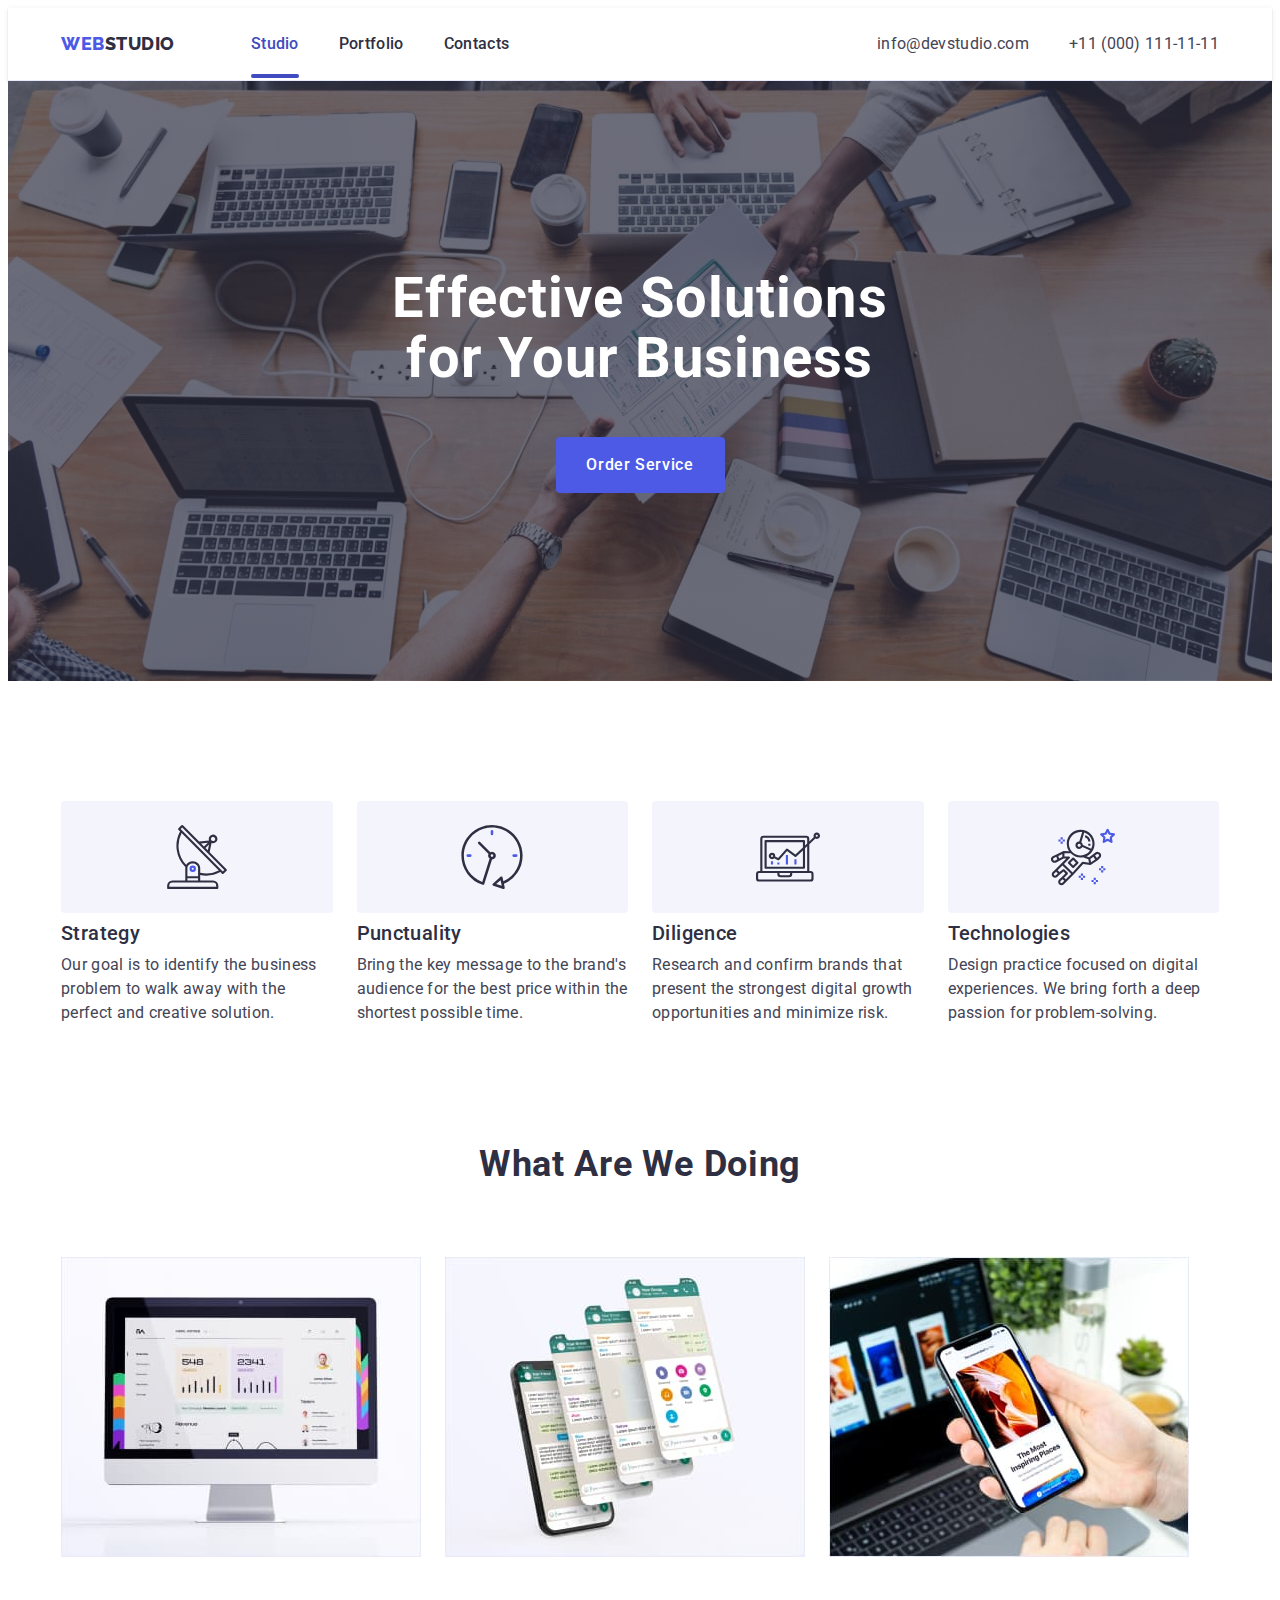
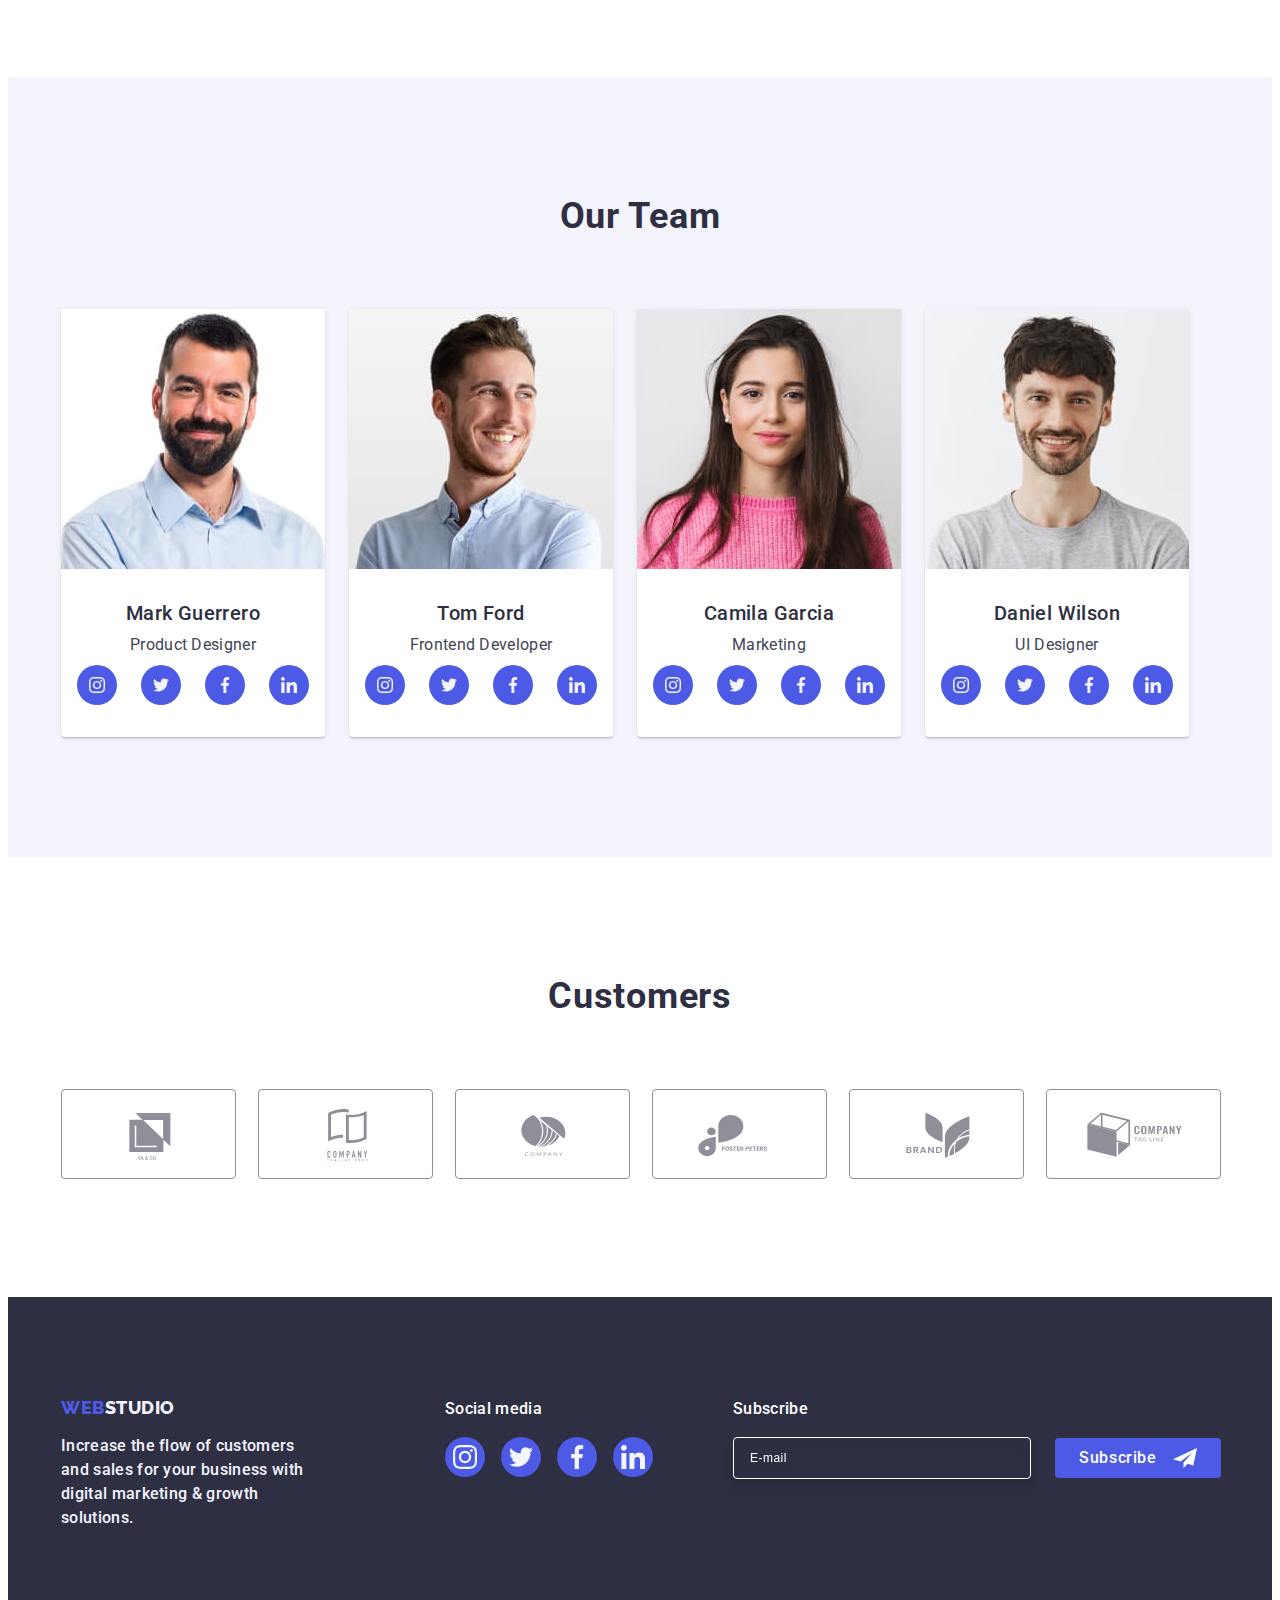
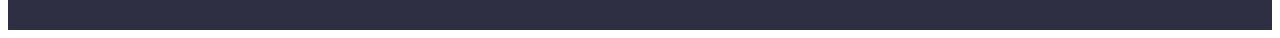
<file: index.html>
<!DOCTYPE html>
<html lang="en">
  <head>
    <meta charset="UTF-8" />
    <meta http-equiv="X-UA-Compatible" content="IE=edge" />
    <meta name="viewport" content="width=device-width, initial-scale=1.0" />
    <title>WebStudio</title>
    <!-- Normalize page -->
    <link
      rel="stylesheet"
      href="https://cdnjs.cloudflare.com/ajax/libs/modern-normalize/2.0.0/modern-normalize.min.css"
      integrity="sha512-4xo8blKMVCiXpTaLzQSLSw3KFOVPWhm/TRtuPVc4WG6kUgjH6J03IBuG7JZPkcWMxJ5huwaBpOpnwYElP/m6wg=="
      crossorigin="anonymous"
      referrerpolicy="no-referrer"
    />
    <link rel="stylesheet" href="./css/style.css" />
    <!-- Add google fonts -->
    <link rel="preconnect" href="https://fonts.googleapis.com" />
    <link rel="preconnect" href="https://fonts.gstatic.com" crossorigin />
    <link
      href="https://fonts.googleapis.com/css2?family=Raleway:wght@800&family=Roboto:wght@400;500;700&display=swap"
      rel="stylesheet"
    />
  </head>

  <body>
    <header id="header" class="header">
      <div class="container header-container">
        <nav class="menu-nav">
          <a href="./index.html" class="link logo-text">
            Web<span class="span-logo">Studio</span></a
          >
          <ul class="header-nav-menu list">
            <li class="menu-nav-item">
              <a href="./index.html" class="nav-text link current-page"
                >Studio</a
              >
            </li>
            <li class="menu-nav-item">
              <a href="./portfolio.html" class="nav-text link">Portfolio</a>
            </li>
            <li class="menu-nav-item">
              <a href="" class="nav-text link">Contacts</a>
            </li>
          </ul>
        </nav>
        <address class="nav-address">
          <ul class="adress-menu list">
            <li class="nav-address-item">
              <a class="link" href="mailto:info@devstudio.com"
                >info@devstudio.com</a
              >
            </li>
            <li class="nav-address-item">
              <a class="link" href="tel:+110001111111">+11 (000) 111-11-11</a>
            </li>
          </ul>
        </address>
      </div>
    </header>

    <main>
      <section class="section-solution">
        <div class="container">
          <h1 class="title-first section-solution-container">
            Effective Solutions for Your Business
          </h1>
          <button
            data-modal-open
            class="solution-button text-button"
            type="button"
          >
            Order Service
          </button>
        </div>
      </section>

      <section class="section-preference">
        <div class="container">
          <h2 class="title-sec visually-hidden">Section2</h2>
          <ul class="list section-preference-list">
            <li class="section-preference-item">
              <div class="section-preference-container">
                <svg class="section-customers-icon" width="64" height="64">
                  <use href="./images/icons.svg#icon-antenna"></use>
                </svg>
              </div>
              <h3 class="title-third">Strategy</h3>
              <p class="list-text">
                Our goal is to identify the business problem to walk away with
                the perfect and creative solution.
              </p>
            </li>
            <li class="section-preference-item">
              <div class="section-preference-container">
                <svg class="section-customers-icon" width="64" height="64">
                  <use href="./images/icons.svg#icon-clock"></use>
                </svg>
              </div>
              <h3 class="title-third">Punctuality</h3>
              <p class="list-text">
                Bring the key message to the brand's audience for the best price
                within the shortest possible time.
              </p>
            </li>
            <li class="section-preference-item">
              <div class="section-preference-container">
                <svg class="section-customers-icon" width="64" height="64">
                  <use href="./images/icons.svg#icon-diagram"></use>
                </svg>
              </div>
              <h3 class="title-third">Diligence</h3>
              <p class="list-text">
                Research and confirm brands that present the strongest digital
                growth opportunities and minimize risk.
              </p>
            </li>
            <li class="section-preference-item">
              <div class="section-preference-container">
                <svg class="section-customers-icon" width="64" height="64">
                  <use href="./images/icons.svg#icon-astronaut"></use>
                </svg>
              </div>
              <h3 class="title-third">Technologies</h3>
              <p class="list-text">
                Design practice focused on digital experiences. We bring forth a
                deep passion for problem-solving.
              </p>
            </li>
          </ul>
        </div>
      </section>

      <section class="section-portfolio">
        <div class="container">
          <h2 class="title-sec section-portfolio-title">What are we doing</h2>
          <ul class="list section-portfolio-list">
            <li class="section-portfolio-item">
              <img src="./images/img1.jpg" alt="desktop" width="360" />
            </li>
            <li class="section-portfolio-item">
              <img src="./images/img2.jpg" alt="mobile" width="360" />
            </li>
            <li class="section-portfolio-item">
              <img src="./images/img3.jpg" alt="sinchro" width="360" />
            </li>
          </ul>
        </div>
      </section>

      <section class="section-our-team">
        <div class="container">
          <h2 class="title-sec section-our-team-title">Our Team</h2>
          <ul class="list section-our-team-list">
            <li class="section-our-team-item">
              <img src="./images/img-foto1.jpg" alt="mark" width="264" />
              <div class="section-our-team-item-container">
                <h3 class="title-third">Mark Guerrero</h3>
                <p class="list-text">Product Designer</p>
                <ul class="list section-our-team-item-container-list">
                  <li class="section-our-team-item-container-list-item">
                    <a href="" class="section-our-team-item-container-item">
                      <svg class="section-our-team-icon" width="16" height="16">
                        <use href="./images/icons.svg#icon-instagram"></use>
                      </svg>
                    </a>
                  </li>
                  <li class="section-our-team-item-container-list-item">
                    <a href="" class="section-our-team-item-container-item">
                      <svg class="section-our-team-icon" width="16" height="16">
                        <use href="./images/icons.svg#icon-twitter"></use>
                      </svg>
                    </a>
                  </li>
                  <li class="section-our-team-item-container-list-item">
                    <a href="" class="section-our-team-item-container-item">
                      <svg class="section-our-team-icon" width="16" height="16">
                        <use href="./images/icons.svg#icon-facebook"></use>
                      </svg>
                    </a>
                  </li>
                  <li class="section-our-team-item-container-list-item">
                    <a href="" class="section-our-team-item-container-item">
                      <svg class="section-our-team-icon" width="16" height="16">
                        <use href="./images/icons.svg#icon-linkedin"></use>
                      </svg>
                    </a>
                  </li>
                </ul>
              </div>
            </li>
            <li class="section-our-team-item">
              <img src="./images/img-foto2.jpg" alt="tom" width="264" />
              <div class="section-our-team-item-container">
                <h3 class="title-third">Tom Ford</h3>
                <p class="list-text">Frontend Developer</p>
                <ul class="list section-our-team-item-container-list">
                  <li class="section-our-team-item-container-list-item">
                    <a href="" class="section-our-team-item-container-item">
                      <svg class="section-our-team-icon" width="16" height="16">
                        <use href="./images/icons.svg#icon-instagram"></use>
                      </svg>
                    </a>
                  </li>
                  <li class="section-our-team-item-container-list-item">
                    <a href="" class="section-our-team-item-container-item">
                      <svg class="section-our-team-icon" width="16" height="16">
                        <use href="./images/icons.svg#icon-twitter"></use>
                      </svg>
                    </a>
                  </li>
                  <li class="section-our-team-item-container-list-item">
                    <a href="" class="section-our-team-item-container-item">
                      <svg class="section-our-team-icon" width="16" height="16">
                        <use href="./images/icons.svg#icon-facebook"></use>
                      </svg>
                    </a>
                  </li>
                  <li class="section-our-team-item-container-list-item">
                    <a href="" class="section-our-team-item-container-item">
                      <svg class="section-our-team-icon" width="16" height="16">
                        <use href="./images/icons.svg#icon-linkedin"></use>
                      </svg>
                    </a>
                  </li>
                </ul>
              </div>
            </li>
            <li class="section-our-team-item">
              <img src="./images/img-foto3.jpg" alt="camila" width="264" />
              <div class="section-our-team-item-container">
                <h3 class="title-third">Camila Garcia</h3>
                <p class="list-text">Marketing</p>
                <ul class="list section-our-team-item-container-list">
                  <li class="section-our-team-item-container-list-item">
                    <a href="" class="section-our-team-item-container-item">
                      <svg class="section-our-team-icon" width="16" height="16">
                        <use href="./images/icons.svg#icon-instagram"></use>
                      </svg>
                    </a>
                  </li>
                  <li class="section-our-team-item-container-list-item">
                    <a href="" class="section-our-team-item-container-item">
                      <svg class="section-our-team-icon" width="16" height="16">
                        <use href="./images/icons.svg#icon-twitter"></use>
                      </svg>
                    </a>
                  </li>
                  <li class="section-our-team-item-container-list-item">
                    <a href="" class="section-our-team-item-container-item">
                      <svg class="section-our-team-icon" width="16" height="16">
                        <use href="./images/icons.svg#icon-facebook"></use>
                      </svg>
                    </a>
                  </li>
                  <li class="section-our-team-item-container-list-item">
                    <a href="" class="section-our-team-item-container-item">
                      <svg class="section-our-team-icon" width="16" height="16">
                        <use href="./images/icons.svg#icon-linkedin"></use>
                      </svg>
                    </a>
                  </li>
                </ul>
              </div>
            </li>
            <li class="section-our-team-item">
              <img src="./images/img-foto4.jpg" alt="daniel" width="264" />
              <div class="section-our-team-item-container">
                <h3 class="title-third">Daniel Wilson</h3>
                <p class="list-text">UI Designer</p>
                <ul class="list section-our-team-item-container-list">
                  <li class="section-our-team-item-container-list-item">
                    <a href="" class="section-our-team-item-container-item">
                      <svg class="section-our-team-icon" width="16" height="16">
                        <use href="./images/icons.svg#icon-instagram"></use>
                      </svg>
                    </a>
                  </li>
                  <li class="section-our-team-item-container-list-item">
                    <a href="" class="section-our-team-item-container-item">
                      <svg class="section-our-team-icon" width="16" height="16">
                        <use href="./images/icons.svg#icon-twitter"></use>
                      </svg>
                    </a>
                  </li>
                  <li class="section-our-team-item-container-list-item">
                    <a href="" class="section-our-team-item-container-item">
                      <svg class="section-our-team-icon" width="16" height="16">
                        <use href="./images/icons.svg#icon-facebook"></use>
                      </svg>
                    </a>
                  </li>
                  <li class="section-our-team-item-container-list-item">
                    <a href="" class="section-our-team-item-container-item">
                      <svg class="section-our-team-icon" width="16" height="16">
                        <use href="./images/icons.svg#icon-linkedin"></use>
                      </svg>
                    </a>
                  </li>
                </ul>
              </div>
            </li>
          </ul>
        </div>
      </section>

      <section class="section-customers">
        <div class="container">
          <h2 class="title-sec section-customers-title">Customers</h2>
          <ul class="list section-customers-list">
            <li class="section-customers-item">
              <a href="" class="section-customers-item-link">
                <svg class="section-customers-icon" width="104" height="56">
                  <use href="./images/icons.svg#icon-logo"></use>
                </svg>
              </a>
            </li>
            <li class="section-customers-item">
              <a href="" class="section-customers-item-link">
                <svg class="section-customers-icon" width="104" height="56">
                  <use href="./images/icons.svg#icon-logo2"></use>
                </svg>
              </a>
            </li>
            <li class="section-customers-item">
              <a href="" class="section-customers-item-link">
                <svg class="section-customers-icon" width="104" height="56">
                  <use href="./images/icons.svg#icon-logo3"></use>
                </svg>
              </a>
            </li>
            <li class="section-customers-item">
              <a href="" class="section-customers-item-link">
                <svg class="section-customers-icon" width="104" height="56">
                  <use href="./images/icons.svg#icon-logo4"></use>
                </svg>
              </a>
            </li>
            <li class="section-customers-item">
              <a href="" class="section-customers-item-link">
                <svg class="section-customers-icon" width="104" height="56">
                  <use href="./images/icons.svg#icon-logo5"></use>
                </svg>
              </a>
            </li>
            <li class="section-customers-item">
              <a href="" class="section-customers-item-link">
                <svg class="section-customers-icon" width="104" height="56">
                  <use href="./images/icons.svg#icon-logo6"></use>
                </svg>
              </a>
            </li>
          </ul>
        </div>
      </section>
    </main>

    <footer id="footer" class="basement">
      <div class="container footer-container">
        <div class="footer-container-logo">
          <a href="./index.html" class="link logo-text">
            Web<span class="footer-span-logo">Studio</span></a
          >
          <p class="footer-text">
            Increase the flow of customers and sales for your business with
            digital marketing & growth solutions.
          </p>
        </div>
        <div class="container-links">
          <p class="footer-container-links title-third">Social media</p>
          <ul class="list footer-container-links-list">
            <li class="footer-container-links-item">
              <a href="" class="footer-container-item">
                <svg class="footer-team-icon" width="24" height="24">
                  <use href="./images/icons.svg#icon-instagram"></use>
                </svg>
              </a>
            </li>
            <li class="footer-container-links-item">
              <a href="" class="footer-container-item">
                <svg class="footer-team-icon" width="24" height="24">
                  <use href="./images/icons.svg#icon-twitter"></use>
                </svg>
              </a>
            </li>
            <li class="footer-container-links-item">
              <a href="" class="footer-container-item">
                <svg class="footer-team-icon" width="24" height="24">
                  <use href="./images/icons.svg#icon-facebook"></use>
                </svg>
              </a>
            </li>
            <li class="footer-container-links-item">
              <a href="" class="footer-container-item">
                <svg class="footer-team-icon" width="24" height="24">
                  <use href="./images/icons.svg#icon-linkedin"></use>
                </svg>
              </a>
            </li>
          </ul>
        </div>

        <div class="footer-container-subscribe">
          <p class="footer-container-links title-third">Subscribe</p>
          <form class="footer-container-subscribe-form">
            <label
              for="subscribe-email"
              class="footer-container-subscribe-label"
            >
              <input
                type="email"
                name="subscribe-email"
                id="subscribe-email"
                class="subscribe-email-input"
                placeholder="E-mail"
            /></label>
            <button class="footer-subscribe-btn text-button" type="submit">
              Subscribe
              <svg class="footer-subscribe-btn-icon" width="24" height="24">
                <use href="./images/icons.svg#icon-frame"></use>
              </svg>
            </button>
          </form>
        </div>
      </div>
    </footer>

    <!-- MODAL  -->

    <div class="backdrop is-hidden" data-modal>
      <div class="backdrop-body">
        <button data-modal-close class="backdrop-button-close" type="button">
          <svg class="backdrop-icon-close" width="8" height="8">
            <use href="./images/icons.svg#icon-close-black"></use>
          </svg>
        </button>
        <p class="backdrop-title">
          Leave your contacts and we will call you back
        </p>
        <form class="modal-form">
          <div class="modal-form-input-container">
            <label for="user-name" class="backdrop-label">Name</label>
            <div class="modal-form-input-wrap">
              <input
                type="text"
                name="user-name"
                id="user-name"
                class="backdrop-input"
                required
              />
              <svg class="modal-input-icon" width="18" height="24">
                <use href="./images/icons.svg#icon-person-black"></use>
              </svg>
            </div>
          </div>
          <div class="modal-form-input-container">
            <label for="input-tel" class="backdrop-label">Phone</label>
            <div class="modal-form-input-wrap">
              <input
                type="tel"
                name="input-tel"
                id="input-tel"
                class="backdrop-input"
                required
              />
              <svg class="modal-input-icon" width="18" height="24">
                <use href="./images/icons.svg#icon-phone-black"></use>
              </svg>
            </div>
          </div>
          <div class="modal-form-input-container">
            <label for="input-email" class="backdrop-label">Email</label>
            <div class="modal-form-input-wrap">
              <input
                type="email"
                name="input-email"
                id="input-email"
                class="backdrop-input"
                required
              />
              <svg class="modal-input-icon" width="18" height="24">
                <use href="./images/icons.svg#icon-email-black"></use>
              </svg>
            </div>
          </div>
          <div class="modal-form-input-textarea">
            <label for="user-comment" class="backdrop-label">Comment</label>
            <textarea
              name="user-comment"
              id="user-comment"
              class="form-textarea"
              placeholder="Text input"
            ></textarea>
          </div>

          <div class="modal-form-checkbox-container">
            <input
              type="checkbox"
              name="user-privacy"
              id="user-privacy"
              class="checkbox-input visually-hidden"
              value="true"
              required
            />
            <label for="user-privacy" class="checkbox-label">
              <span class="checkbox-label-icon">
                <svg class="accept-terms-icon" width="10" height="8">
                  <use href="./images/icons.svg#icon-checkbox"></use>
                </svg>
              </span>
              I accept the terms and conditions of the&nbsp;
              <a href="" class="checkbox-label-link">Privacy Policy</a>
            </label>
          </div>
          <button
            data-modal-close
            class="solution-button text-button"
            type="submit"
          >
            Send
          </button>
        </form>
      </div>
    </div>

    <script src="./js/modal.js"></script>
  </body>
</html>
</file>
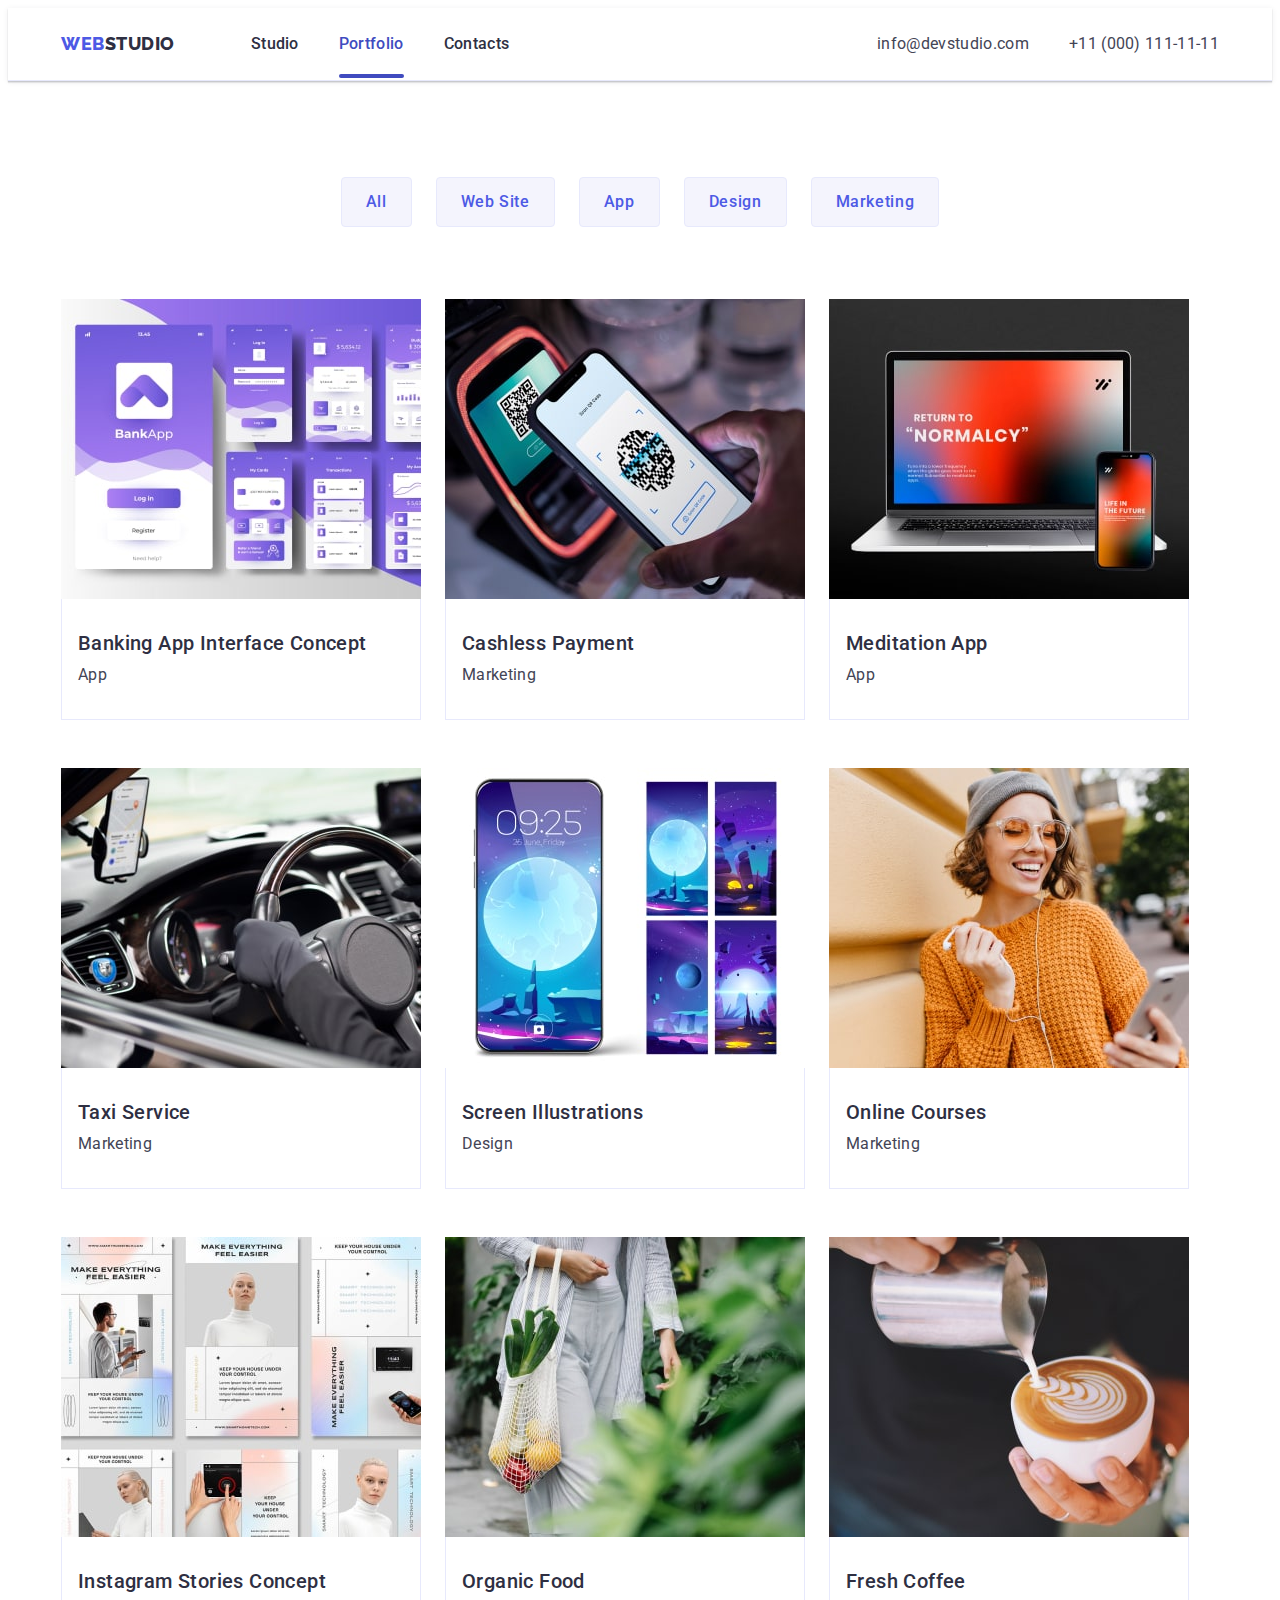
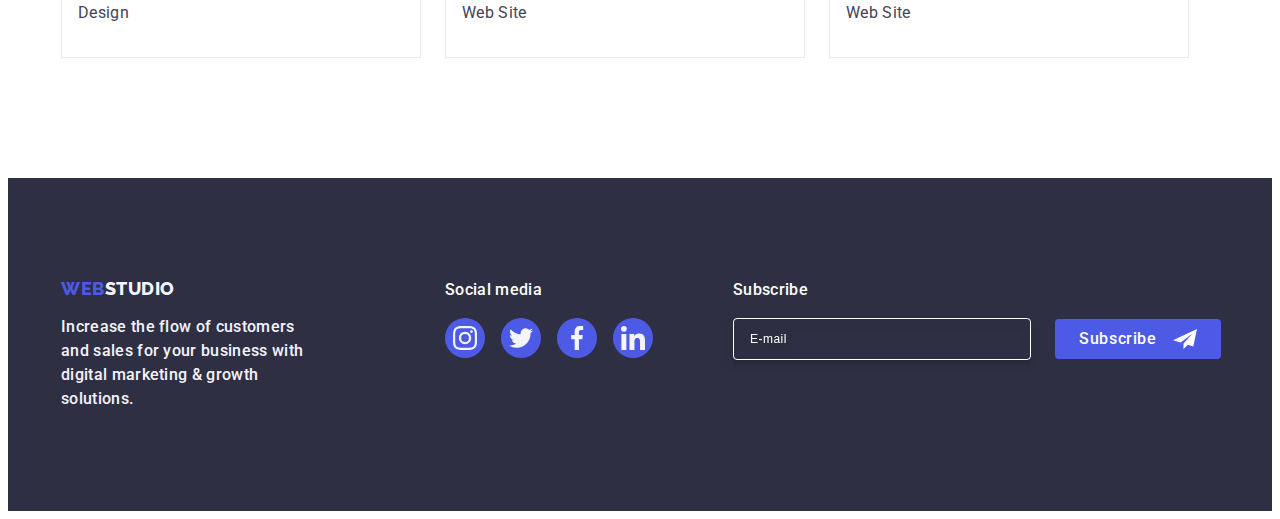
<file: portfolio.html>
<!DOCTYPE html>
<html lang="en">
  <head>
    <meta charset="UTF-8" />
    <meta http-equiv="X-UA-Compatible" content="IE=edge" />
    <meta name="viewport" content="width=device-width, initial-scale=1.0" />
    <title>WebStudio</title>
    <!-- Normalize page -->
    <link
      rel="stylesheet"
      href="https://cdnjs.cloudflare.com/ajax/libs/modern-normalize/2.0.0/modern-normalize.min.css"
      integrity="sha512-4xo8blKMVCiXpTaLzQSLSw3KFOVPWhm/TRtuPVc4WG6kUgjH6J03IBuG7JZPkcWMxJ5huwaBpOpnwYElP/m6wg=="
      crossorigin="anonymous"
      referrerpolicy="no-referrer"
    />
    <link rel="stylesheet" href="./css/style.css" />
    <!-- Add google fonts -->
    <link rel="preconnect" href="https://fonts.googleapis.com" />
    <link rel="preconnect" href="https://fonts.gstatic.com" crossorigin />
    <link
      href="https://fonts.googleapis.com/css2?family=Raleway:wght@800&family=Roboto:wght@400;500;700&display=swap"
      rel="stylesheet"
    />
  </head>

  <body>
    <header id="header" class="header">
      <div class="container header-container">
        <nav class="menu-nav">
          <a href="./index.html" class="link logo-text">
            Web<span class="span-logo">Studio</span></a
          >
          <ul class="header-nav-menu list">
            <li class="menu-nav-item">
              <a href="./index.html" class="nav-text link">Studio</a>
            </li>
            <li class="menu-nav-item">
              <a href="./portfolio.html" class="nav-text link current-page"
                >Portfolio</a
              >
            </li>
            <li class="menu-nav-item">
              <a href="" class="nav-text link">Contacts</a>
            </li>
          </ul>
        </nav>
        <address class="nav-address">
          <ul class="adress-menu list">
            <li class="nav-address-item">
              <a class="link" href="mailto:info@devstudio.com"
                >info@devstudio.com</a
              >
            </li>
            <li class="nav-address-item">
              <a class="link" href="tel:+110001111111">+11 (000) 111-11-11</a>
            </li>
          </ul>
        </address>
      </div>
    </header>

    <main>
      <section class="section-filters">
        <div class="container">
          <h1 class="visually-hidden">Filters</h1>

          <ul class="list section-filters-list">
            <li class="section-filters-item">
              <button class="filter-button text-button" type="button">
                All
              </button>
            </li>
            <li class="section-filters-item">
              <button class="filter-button text-button" type="button">
                Web Site
              </button>
            </li>
            <li class="section-filters-item">
              <button class="filter-button text-button" type="button">
                App
              </button>
            </li>
            <li class="section-filters-item">
              <button class="filter-button text-button" type="button">
                Design
              </button>
            </li>
            <li class="section-filters-item">
              <button class="filter-button text-button" type="button">
                Marketing
              </button>
            </li>
          </ul>

          <ul class="list filters-portfolio-list">
            <li class="section-filters-portfolio-item">
              <a href="" class="link section-filters-portfolio-item-link">
                <div class="section-filters-portfolio-container">
                  <img
                    src="./images/HW02-1-1-BankingApp.jpg"
                    alt="BankingApp"
                    width="360"
                    class="filters-portfolio-img"
                  />
                  <p class="filters-cover-text">
                    14 Stylish and User-Friendly App Design Concepts · Task
                    Manager App · Calorie Tracker App · Exotic Fruit Ecommerce
                    App · Cloud Storage App
                  </p>
                </div>
                <div class="section-filters-portfolio-item-container">
                  <h2 class="title-third">Banking App Interface Concept</h2>
                  <p class="list-text">App</p>
                </div>
              </a>
            </li>
            <li class="section-filters-portfolio-item">
              <a href="" class="link section-filters-portfolio-item-link">
                <div class="section-filters-portfolio-container">
                  <img
                    src="./images/HW02-1-2-Payment.jpg"
                    alt="Cashless Payment"
                    width="360"
                  />
                  <p class="filters-cover-text">
                    14 Stylish and User-Friendly App Design Concepts · Task
                    Manager App · Calorie Tracker App · Exotic Fruit Ecommerce
                    App · Cloud Storage App
                  </p>
                </div>
                <div class="section-filters-portfolio-item-container">
                  <h2 class="title-third">Cashless Payment</h2>
                  <p class="list-text">Marketing</p>
                </div>
              </a>
            </li>
            <li class="section-filters-portfolio-item">
              <a href="" class="link section-filters-portfolio-item-link">
                <div class="section-filters-portfolio-container">
                  <img
                    src="./images/HW02-1-3-Cashless-Payment.jpg"
                    alt="Meditation App"
                    width="360"
                  />
                  <p class="filters-cover-text">
                    14 Stylish and User-Friendly App Design Concepts · Task
                    Manager App · Calorie Tracker App · Exotic Fruit Ecommerce
                    App · Cloud Storage App
                  </p>
                </div>
                <div class="section-filters-portfolio-item-container">
                  <h2 class="title-third">Meditation App</h2>
                  <p class="list-text">App</p>
                </div>
              </a>
            </li>
            <li class="section-filters-portfolio-item">
              <a href="" class="link section-filters-portfolio-item-link">
                <div class="section-filters-portfolio-container">
                  <img
                    src="./images/HW02-2-1-Taxi.jpg"
                    alt="Marketing"
                    width="360"
                  />
                  <p class="filters-cover-text">
                    14 Stylish and User-Friendly App Design Concepts · Task
                    Manager App · Calorie Tracker App · Exotic Fruit Ecommerce
                    App · Cloud Storage App
                  </p>
                </div>
                <div class="section-filters-portfolio-item-container">
                  <h2 class="title-third">Taxi Service</h2>
                  <p class="list-text">Marketing</p>
                </div>
              </a>
            </li>
            <li class="section-filters-portfolio-item">
              <a href="" class="link section-filters-portfolio-item-link">
                <div class="section-filters-portfolio-container">
                  <img
                    src="./images/HW02-2-2-Illustrations.jpg"
                    alt="Screen Illustrations"
                    width="360"
                  />
                  <p class="filters-cover-text">
                    14 Stylish and User-Friendly App Design Concepts · Task
                    Manager App · Calorie Tracker App · Exotic Fruit Ecommerce
                    App · Cloud Storage App
                  </p>
                </div>
                <div class="section-filters-portfolio-item-container">
                  <h2 class="title-third">Screen Illustrations</h2>
                  <p class="list-text">Design</p>
                </div>
              </a>
            </li>
            <li class="section-filters-portfolio-item">
              <a href="" class="link section-filters-portfolio-item-link">
                <div class="section-filters-portfolio-container">
                  <img
                    src="./images/HW02-2-3-Courses.jpg"
                    alt="Online Courses"
                    width="360"
                  />
                  <p class="filters-cover-text">
                    14 Stylish and User-Friendly App Design Concepts · Task
                    Manager App · Calorie Tracker App · Exotic Fruit Ecommerce
                    App · Cloud Storage App
                  </p>
                </div>
                <div class="section-filters-portfolio-item-container">
                  <h2 class="title-third">Online Courses</h2>
                  <p class="list-text">Marketing</p>
                </div>
              </a>
            </li>
            <li class="section-filters-portfolio-item">
              <a href="" class="link section-filters-portfolio-item-link">
                <div class="section-filters-portfolio-container">
                  <img
                    src="./images/HW02-3-1-Insta.jpg"
                    alt="Instagram Stories"
                    width="360"
                  />
                  <p class="filters-cover-text">
                    14 Stylish and User-Friendly App Design Concepts · Task
                    Manager App · Calorie Tracker App · Exotic Fruit Ecommerce
                    App · Cloud Storage App
                  </p>
                </div>
                <div class="section-filters-portfolio-item-container">
                  <h2 class="title-third">Instagram Stories Concept</h2>
                  <p class="list-text">Design</p>
                </div>
              </a>
            </li>
            <li class="section-filters-portfolio-item">
              <a href="" class="link section-filters-portfolio-item-link">
                <div class="section-filters-portfolio-container">
                  <img
                    src="./images/HW02-3-2-Food.jpg"
                    alt="Organic Food"
                    width="360"
                  />
                  <p class="filters-cover-text">
                    14 Stylish and User-Friendly App Design Concepts · Task
                    Manager App · Calorie Tracker App · Exotic Fruit Ecommerce
                    App · Cloud Storage App
                  </p>
                </div>
                <div class="section-filters-portfolio-item-container">
                  <h2 class="title-third">Organic Food</h2>
                  <p class="list-text">Web Site</p>
                </div>
              </a>
            </li>
            <li class="section-filters-portfolio-item">
              <a href="" class="link section-filters-portfolio-item-link">
                <div class="section-filters-portfolio-container">
                  <img
                    src="./images/HW02-3-3-Coffee.jpg"
                    alt="Fresh Coffee"
                    width="360"
                  />
                  <p class="filters-cover-text">
                    14 Stylish and User-Friendly App Design Concepts · Task
                    Manager App · Calorie Tracker App · Exotic Fruit Ecommerce
                    App · Cloud Storage App
                  </p>
                </div>
                <div class="section-filters-portfolio-item-container">
                  <h2 class="title-third">Fresh Coffee</h2>
                  <p class="list-text">Web Site</p>
                </div>
              </a>
            </li>
          </ul>
        </div>
      </section>
    </main>

    <footer id="footer" class="basement">
      <div class="container footer-container">
        <div class="footer-container-logo">
          <a href="./index.html" class="link logo-text">
            Web<span class="footer-span-logo">Studio</span></a
          >
          <p class="footer-text">
            Increase the flow of customers and sales for your business with
            digital marketing & growth solutions.
          </p>
        </div>
        <div class="container-links">
          <p class="footer-container-links title-third">Social media</p>
          <ul class="list footer-container-links-list">
            <li class="footer-container-links-item">
              <a href="" class="footer-container-item">
                <svg class="footer-team-icon" width="24" height="24">
                  <use href="./images/icons.svg#icon-instagram"></use>
                </svg>
              </a>
            </li>
            <li class="footer-container-links-item">
              <a href="" class="footer-container-item">
                <svg class="footer-team-icon" width="24" height="24">
                  <use href="./images/icons.svg#icon-twitter"></use>
                </svg>
              </a>
            </li>
            <li class="footer-container-links-item">
              <a href="" class="footer-container-item">
                <svg class="footer-team-icon" width="24" height="24">
                  <use href="./images/icons.svg#icon-facebook"></use>
                </svg>
              </a>
            </li>
            <li class="footer-container-links-item">
              <a href="" class="footer-container-item">
                <svg class="footer-team-icon" width="24" height="24">
                  <use href="./images/icons.svg#icon-linkedin"></use>
                </svg>
              </a>
            </li>
          </ul>
        </div>

        <div class="footer-container-subscribe">
          <p class="footer-container-links title-third">Subscribe</p>
          <form class="footer-container-subscribe-form">
            <label
              for="subscribe-email"
              class="footer-container-subscribe-label"
            >
              <input
                type="email"
                name="subscribe-email"
                id="subscribe-email"
                class="subscribe-email-input"
                placeholder="E-mail"
            /></label>
            <button class="footer-subscribe-btn text-button" type="submit">
              Subscribe
              <svg class="footer-subscribe-btn-icon" width="24" height="24">
                <use href="./images/icons.svg#icon-frame"></use>
              </svg>
            </button>
          </form>
        </div>
      </div>
    </footer>
  </body>
</html>
</file>
<file: css/style.css>
:root {
  --iris-color: #4d5ae5;
  --ocean-color: #404bbf;
  --navyblue-color: #2e2f42;
  --green-color: #31d0aa;
  --slate-color: #434455;
  --lightslate-color: #8e8f99;
  --cornflower-color: #e7e9fc;
  --cloud-color: #f4f4fd;
  --navybluemodal-color: #2e2f42;
  --gray-color: #2e2f42;
  --white-color: #ffffff;
  --dairy-color: #fcfcfc;
}
.visually-hidden {
  position: absolute;
  width: 1px;
  height: 1px;
  margin: -1px;
  border: 0;
  padding: 0;
  white-space: nowrap;
  clip-path: inset(100%);
  clip: rect(0 0 0 0);
  overflow: hidden;
}
p,
h1,
h2,
h3,
h4,
h5,
h6 {
  margin-top: 0;
  margin-bottom: 0;
}
ul,
ol {
  margin-top: 0;
  margin-bottom: 0;
  padding-left: 0;
}
input,
textarea {
  padding: 0;
}
body {
  background-color: var(--white-color);
  font-family: "Roboto", sans-serif;
  color: var(--slate-color);
  line-height: 1.5;
  letter-spacing: 0.02em;
}
img {
  display: block;
  max-width: 100%;
  height: auto;
}
.container {
  width: 100%;
  max-width: 1158px;
  padding-left: 15px;
  padding-right: 15px;
  margin: 0 auto;
}

/*----- INDEX.HTML -----*/
/*----- Header -----*/
.header {
  padding: 24px 0px;
  border-bottom: 1px solid var(--cornflower-color);
  box-shadow: 0px 2px 1px rgba(46, 47, 66, 0.08),
    0px 1px 1px rgba(46, 47, 66, 0.16), 0px 1px 6px rgba(46, 47, 66, 0.08);
}
.menu-nav {
  display: flex;
  align-items: center;
}
.nav-text {
  padding: 24px 0;
  font-weight: 500;
  font-size: 16px;
  line-height: 1.5;
  letter-spacing: 0.02em;
  color: var(--navyblue-color);
}
.current-page {
  position: relative;
  color: var(--ocean-color);
}
.current-page::after {
  content: "";
  position: absolute;
  bottom: -1px;
  left: 0;
  background-color: var(--ocean-color);
  border-radius: 2px;
  width: 100%;
  height: 4px;
}
.header-nav-menu {
  display: flex;
  align-items: center;
  gap: 40px;
}
.header-container {
  display: flex;
  align-items: center;
}
.link {
  text-decoration: none;
}
.logo-text {
  display: inline-block;
  font-family: "Raleway", sans-serif;
  font-size: 18px;
  font-weight: 800;
  line-height: 1.17;
  letter-spacing: 0.03em;
  text-transform: uppercase;
  color: var(--iris-color);
}
.header-container .logo-text {
  margin-right: 76px;
}
.basement .logo-text {
  margin-bottom: 16px;
}
.span-logo {
  color: var(--navyblue-color);
}
.list {
  list-style: none;
  color: var(--slate-color);
}

.nav-address {
  font-style: normal;
  color: var(--slate-color);
  margin-left: auto;
}
.adress-menu {
  display: flex;
  align-items: center;
  gap: 40px;
}
.nav-address .list a {
  color: var(--slate-color);
}

.header-container .link {
  transition: color 250ms cubic-bezier(0.4, 0, 0.2, 1);
}
.header-container .link:hover,
.header-container .link:focus {
  color: var(--ocean-color);
}

/*----- Section Solution -----*/
.section-solution {
  background-color: var(--navyblue-color);
  color: var(--white-color);
  padding-top: 188px;
  padding-bottom: 188px;
  background-image: linear-gradient(
      rgba(46, 47, 66, 0.7),
      rgba(46, 47, 66, 0.7)
    ),
    url(../images/people-office.jpg);
  background-repeat: no-repeat;
  background-position: center;
  background-size: cover;
  max-width: 1440px;
  margin: 0 auto;
}
.section-solution-container {
  max-width: 496px;
  align-items: center;
  margin: 0 auto;
  margin-bottom: 48px;
}
.title-first {
  font-weight: 700;
  font-size: 56px;
  line-height: 1.07;
  letter-spacing: 0.02em;
  text-align: center;
  color: var(--white-color);
}
.solution-button {
  height: 56px;
  min-width: 169px;
  color: var(--white-color);
  background-color: var(--iris-color);
  cursor: pointer;
  border-radius: 4px;
  border: none;
  display: block;
  margin: 0 auto;
  transition: background-color 250ms cubic-bezier(0.4, 0, 0.2, 1);
}
.solution-button:hover,
.solution-button:focus,
.footer-subscribe-btn:hover,
.footer-subscribe-btn:focus {
  background-color: var(--ocean-color);
}
.text-button {
  font-family: "Roboto", sans-serif;
  font-weight: 500;
  font-size: 16px;
  line-height: 1.5;
  letter-spacing: 0.04em;
}

/*----- Section Preference -----*/
.section-preference {
  padding: 120px 0px;
}
.section-preference-list {
  display: flex;
  gap: 24px;
  margin: 0 auto;
}
.section-preference-item {
  max-width: calc((100% - (24px * 3)) / 4);
}
.section-preference-container {
  display: flex;
  align-items: center;
  justify-content: center;
  height: 112px;
  margin-bottom: 8px;
  border: none;
  border-radius: 4px;
  background-color: var(--cloud-color);
}
.title-sec {
  font-weight: 700;
  font-size: 36px;
  line-height: 1.11;
  text-align: center;
  letter-spacing: 0.02em;
  text-transform: capitalize;
  letter-spacing: 0.02em;
  color: var(--gray-color);
}
.title-third {
  font-weight: 500;
  font-size: 20px;
  line-height: 1.2;
  letter-spacing: 0.02em;
  color: var(--gray-color);
  margin-bottom: 8px;
}
.list-text {
  font-size: 16px;
  line-height: 1.5;
  letter-spacing: 0.02em;
  color: var(--slate-color);
}

/*----- Section Portfolio -----*/
.section-portfolio {
  padding-bottom: 120px;
}
.section-portfolio-list {
  display: flex;
  gap: 24px;
}
.section-portfolio-item {
  max-width: calc((100% - (24px * 2)) / 3);
}

/*----- Section our team -----*/
.section-our-team {
  padding-top: 120px;
  padding-bottom: 120px;
  background-color: var(--cloud-color);
}
.section-our-team-title {
  margin-bottom: 72px;
}
.section-our-team-item {
  max-width: calc((100% - (24px * 3)) / 4);
  background-color: var(--white-color);
  border-radius: 0px 0px 4px 4px;
  box-shadow: 0px 2px 1px 0px rgba(46, 47, 66, 0.08),
    0px 1px 1px 0px rgba(46, 47, 66, 0.16),
    0px 1px 6px 0px rgba(46, 47, 66, 0.08);
}
.section-our-team-item-container {
  text-align: center;
  padding: 32px 0px;
}
.section-our-team-item-container-list {
  display: flex;
  align-items: center;
  justify-content: center;
  gap: 24px;
}
.section-our-team-item-container-list-item {
  width: 40px;
  height: 40px;
}
.section-our-team-item-container .list-text {
  margin-bottom: 8px;
}
.section-our-team-item-container-item {
  display: flex;
  align-items: center;
  justify-content: center;
  width: 100%;
  height: 100%;

  border: none;
  border-radius: 50%;
  background-color: var(--iris-color);
  transition: background-color 250ms cubic-bezier(0.4, 0, 0.2, 1);
}
.section-our-team-item-container-item:hover,
.section-our-team-item-container-item:focus {
  background-color: var(--ocean-color);
}
.section-our-team-icon {
  fill: var(--cloud-color);
  transition: background-color 250ms cubic-bezier(0.4, 0, 0.2, 1);
}
.section-portfolio-title {
  margin-bottom: 72px;
}
.section-our-team-list {
  display: flex;
  gap: 24px;
}
.section-customers {
  padding: 120px 0;
}
.section-customers-title {
  margin-bottom: 72px;
}
.section-customers-list {
  display: flex;
  align-items: center;
  justify-content: center;
  gap: 24px;
}
.section-customers-item {
  width: calc((100% - (24px * 5)) / 6);
  height: 88px;
}
.section-customers-item-link {
  display: flex;
  align-items: center;
  justify-content: center;
  width: 100%;
  height: 100%;
  border: 1px solid var(--lightslate-color);
  border-radius: 4px;
  color: var(--lightslate-color);
  transition: border-color 250ms cubic-bezier(0.4, 0, 0.2, 1),
    color 250ms cubic-bezier(0.4, 0, 0.2, 1);
}
.section-customers-item-link:hover,
.section-customers-item-link:focus {
  color: var(--ocean-color);
  border-color: var(--ocean-color);
}
.section-customers-icon {
  fill: currentColor;
  transition: fill 250ms cubic-bezier(0.4, 0, 0.2, 1);
}

/*----- PORTFOLIO.HTML -----*/
/*----- Section Filters -----*/
.section-filters {
  padding-top: 96px;
  padding-bottom: 120px;
}
.section-filters-list {
  display: flex;
  justify-content: center;
  gap: 24px;
  margin-bottom: 72px;
}

.filter-button {
  padding: 12px 24px;
  border: 1px solid var(--cornflower-color);
  border-radius: 4px;
  color: var(--iris-color);
  background-color: var(--cloud-color);
  cursor: pointer;
  transition: color 250ms cubic-bezier(0.4, 0, 0.2, 1),
    background-color 250ms cubic-bezier(0.4, 0, 0.2, 1),
    border-color 250ms cubic-bezier(0.4, 0, 0.2, 1),
    box-shadow 250ms cubic-bezier(0.4, 0, 0.2, 1);
}
.filter-button:hover,
.filter-button:focus {
  box-shadow: 0px 2px 2px 0px rgba(0, 0, 0, 0.12),
    0px 2px 1px 0px rgba(0, 0, 0, 0.08), 0px 3px 1px 0px rgba(0, 0, 0, 0.1);
  border: 1px solid transparent;
  background-color: var(--ocean-color);
  color: var(--white-color);
}
.filters-portfolio-list {
  display: flex;
  flex-wrap: wrap;
  column-gap: 24px;
  row-gap: 48px;
}
.section-filters-portfolio-item {
  max-width: calc((100% - (24px * 2)) / 3);
}

.section-filters-portfolio-item-link {
  display: block;
  transition: box-shadow 250ms cubic-bezier(0.4, 0, 0.2, 1);
}
.section-filters-portfolio-item-link:hover,
.section-filters-portfolio-item-link:focus {
  box-shadow: 0px 1px 6px rgba(46, 47, 66, 0.08),
    0px 1px 1px rgba(46, 47, 66, 0.16), 0px 2px 1px rgba(46, 47, 66, 0.08);
}

.section-filters-portfolio-item-container {
  border: 1px solid var(--cornflower-color);
  border-top: none;
  padding: 32px 16px;
}
.section-filters-portfolio-container {
  position: relative;
  overflow: hidden;
}
.filters-cover-text {
  position: absolute;
  padding: 40px 32px;
  color: var(--cloud-color);
  font-size: 16px;
  line-height: 1.5;
  letter-spacing: 0.02em;
  background-color: var(--iris-color);
  bottom: 0;
  left: 0;
  height: 100%;
  transform: translateY(100%);
  transition: transform 250ms cubic-bezier(0.4, 0, 0.2, 1);
  z-index: 0;
}
.section-filters-portfolio-item-link:hover .filters-cover-text,
.section-filters-portfolio-item-link:focus .filters-cover-text {
  transform: translateY(0);
}
/*----- Footer -----*/
.basement {
  padding: 100px 0;
  background-color: var(--gray-color);
}
.footer-container {
  display: flex;
  align-items: baseline;
}
.footer-span-logo {
  color: var(--cloud-color);
}
.footer-text {
  width: 264px;
  color: var(--cloud-color);
  font-weight: 500;
  font-size: 16px;
  line-height: 1.5;
  letter-spacing: 0.02em;
}
.footer-container-logo {
  margin-right: 120px;
}
.container-links {
  margin-right: 80px;
}
.footer-container-links-list {
  display: flex;
  align-items: center;
  justify-content: center;
  gap: 16px;
}
.footer-container-links.title-third {
  color: var(--white-color);
  font-family: Roboto;
  font-size: 16px;
  font-weight: 500;
  line-height: 1.5em;
  letter-spacing: 0.02em;
  color: var(--white-color);
  margin-bottom: 16px;
}
.footer-team-icon {
  fill: var(--cloud-color);
  transition: fill 250ms cubic-bezier(0.4, 0, 0.2, 1);
}
.footer-container-links-item {
  width: 40px;
  height: 40px;
}
.footer-container-item {
  display: flex;
  align-items: center;
  justify-content: center;
  width: 100%;
  height: 100%;
  background-color: var(--iris-color);
  border-radius: 50%;
  transition: background-color 250ms cubic-bezier(0.4, 0, 0.2, 1);
}
.footer-container-item:hover,
.footer-container-item:focus {
  background-color: var(--green-color);
}

.footer-container-subscribe-form {
  display: flex;
  align-items: center;
  gap: 24px;
}
.footer-container-subscribe-label {
}
.subscribe-email-input {
  width: 264px;
  height: 40px;
  padding: 0 16px;
  color: var(--white-color);
  font-size: 12px;
  line-height: 1.5;
  letter-spacing: 0.04em;
  background: transparent;
  border-radius: 4px;
  border: 1px solid var(--white-color);
  box-shadow: 0px 4px 4px 0px rgba(0, 0, 0, 0.15);
  filter: drop-shadow(0px 4px 4px rgba(0, 0, 0, 0.15));
}
.subscribe-email-input::placeholder {
  color: var(--white-color);
  font-size: 12px;
  line-height: 1.5; /* 200% */
  letter-spacing: 0.04em;
}
.footer-subscribe-btn {
  min-width: 165px;
  color: var(--white-color);
  border: none;
  display: flex;
  align-items: center;
  justify-content: center;
  padding: 8px 24px;
  border-radius: 4px;
  cursor: pointer;
  background: var(--iris-color);
  transition: background-color 250ms cubic-bezier(0.4, 0, 0.2, 1);
}
/* .footer-subscribe-btn:hover,
.footer-subscribe-btn:focus {
  background-color: var(--ocean-color);
} */
.footer-subscribe-btn-icon {
  fill: currentColor;
  margin-left: 16px;
}
/* ----- MODAL ----- */

.is-hidden {
  opacity: 0;
  visibility: hidden;
  pointer-events: none;
}

.backdrop {
  position: fixed;
  width: 100%;
  height: 100%;
  background-color: rgba(46, 47, 66, 0.4);
  top: 0;
  left: 0;
  transition: opacity 250ms cubic-bezier(0.4, 0, 0.2, 1),
    visibility 250ms cubic-bezier(0.4, 0, 0.2, 1);
}
.backdrop-body {
  position: absolute;
  top: 50%;
  left: 50%;
  width: 408px;
  min-height: 584px;
  padding: 72px 24px 24px 24px;
  transform: translate(-50%, -50%) scale(1);
  background-color: var(--dairy-color);
  border-radius: 4px;
  box-shadow: 0px 2px 1px 0px rgba(0, 0, 0, 0.2),
    0px 1px 3px 0px rgba(0, 0, 0, 0.12), 0px 1px 1px 0px rgba(0, 0, 0, 0.14);
  transition: transform 250ms cubic-bezier(0.4, 0, 0.2, 1);
}

.backdrop-button-close {
  position: absolute;
  top: 24px;
  right: 24px;
  width: 24px;
  height: 24px;
  border: none;
  padding: 0;
  cursor: pointer;
  border-radius: 50%;
  padding: 0px;
  display: flex;
  align-items: center;
  justify-content: center;
  background-color: var(--cornflower-color);
  border: 1px solid rgba(0, 0, 0, 0.1);
  transition: background-color 250ms cubic-bezier(0.4, 0, 0.2, 1),
    border 250ms cubic-bezier(0.4, 0, 0.2, 1);
}
.backdrop-button-close:hover,
.backdrop-button-close:focus {
  background-color: var(--ocean-color);
  border: none;
}
.backdrop-icon-close {
  fill: var(--navyblue-color);
  transition: fill 250ms cubic-bezier(0.4, 0, 0.2, 1);
}
.backdrop-button-close:hover .backdrop-icon-close,
.backdrop-button-close:focus .backdrop-icon-close {
  fill: var(--white-color);
}
.backdrop.is-hidden .backdrop-body {
  transform: scale(0);
}
.backdrop-title {
  width: 100%;
  margin-bottom: 16px;
  text-align: center;
  color: var(--navyblue-color);
  font-size: 16px;
  font-weight: 500;
  line-height: 1.5; /* 150% */
  letter-spacing: 0.02em;
}
.modal-form-input-container {
  padding: 0;
  margin-bottom: 8px;
}
.backdrop-label {
  display: block;
  height: 14px;
  margin-bottom: 4px;
  color: var(--lightslate-color);
  font-size: 12px;
  line-height: 1.17; /* 116.667% */
  letter-spacing: 0.04em;
}
.modal-form-input-wrap {
  position: relative;
}
.modal-form-input-textarea {
  margin-bottom: 16px;
}
.modal-input-icon {
  fill: var(--navybluemodal-color);
  position: absolute;
  top: 50%;
  transform: translateY(-50%);
  left: 16px;
  transition: fill 250ms cubic-bezier(0.4, 0, 0.2, 1);
}

.backdrop-input {
  width: 100%;
  height: 40px;
  padding: 0 0 0 38px;
  border-radius: 4px;
  border: 1px solid rgba(46, 47, 66, 0.4);
  outline: transparent;
  background-color: transparent;
  transition: border-color 250ms cubic-bezier(0.4, 0, 0.2, 1);
}
.backdrop-input:focus,
.form-textarea:focus {
  border-color: var(--iris-color);
}
.backdrop-input:focus + .modal-input-icon {
  fill: var(--iris-color);
}
.form-textarea {
  color: rgba(46, 47, 66, 0.4);
  width: 100%;
  height: 120px;
  padding: 8px 16px;
  font-size: 12px;
  line-height: 1.17; /* 116.667% */
  letter-spacing: 0.04em;
  border-radius: 4px;
  border: 1px solid rgba(46, 47, 66, 0.4);
  resize: none;
  outline: transparent;
  background-color: transparent;
  transition: border-color 250ms cubic-bezier(0.4, 0, 0.2, 1);
}
.form-textarea::placeholder {
  color: rgba(46, 47, 66, 0.4);
  font-size: 12px;
  font-weight: 400;
  line-height: 1.17; /* 116.667% */
  letter-spacing: 0.04em;
}
.modal-form-checkbox-container {
  display: flex;
  align-items: center;
  margin-bottom: 24px;
}
.checkbox-input {
  margin-right: 8px;
}
.checkbox-label-icon {
  width: 16px;
  height: 16px;
  display: inline-flex;
  align-items: center;
  justify-content: center;
  margin-right: 8px;
  border-radius: 2px;
  border: 1px solid rgba(46, 47, 66, 0.4);
  fill: transparent;
  transition: background-color 250ms cubic-bezier(0.4, 0, 0.2, 1),
    border 250ms cubic-bezier(0.4, 0, 0.2, 1),
    fill 250ms cubic-bezier(0.4, 0, 0.2, 1);
}

.checkbox-input:checked + .checkbox-label span {
  background-color: var(--ocean-color);
  fill: var(--cloud-color);
  border: none;
}

.checkbox-label {
  color: var(--lightslate-color);
  font-size: 12px;
  line-height: 1.17; /* 116.667% */
  letter-spacing: 0.04em;
}

.checkbox-input:focus + .checkbox-label span {
  border-color: var(--ocean-color);
}
.checkbox-label-link {
  color: var(--iris-color);
  font-size: 12px;
  line-height: 1.33;
  letter-spacing: 0.04em;
  text-decoration-line: underline;
}
</file>
